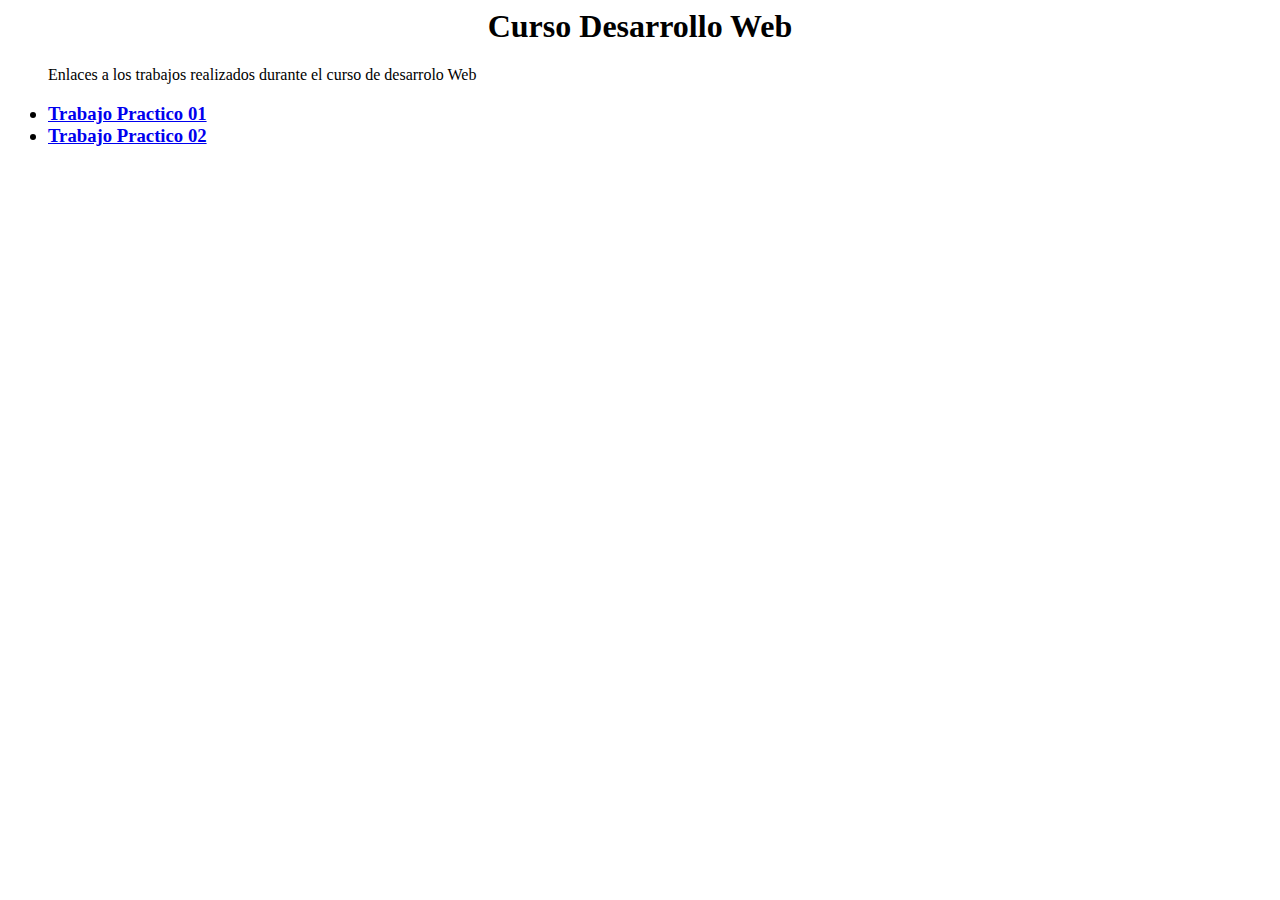
<file: index.html>
<html lang="en">
<head>
    <meta charset="UTF-8">
    <meta http-equiv="X-UA-Compatible" content="IE=edge">
    <meta name="viewport" content="width=device-width, initial-scale=1.0">
    <title>Mi Pagina Web</title>
</head>
<body>
    <h1 align="center">
        <strong> Curso Desarrollo Web </strong>
    </h1>
    <p>
        <blockquote>Enlaces a los trabajos realizados durante el curso de desarrolo Web</blockquote> 
    </p>
    <h3>
        <ul>
            <li> <a href="TP01/index.html">Trabajo Practico 01 </a></li>
            <li> <a href="TP02/index.html">Trabajo Practico 02 </a></li>
        </ul>
    </h3>
</body>
</html>
</file>
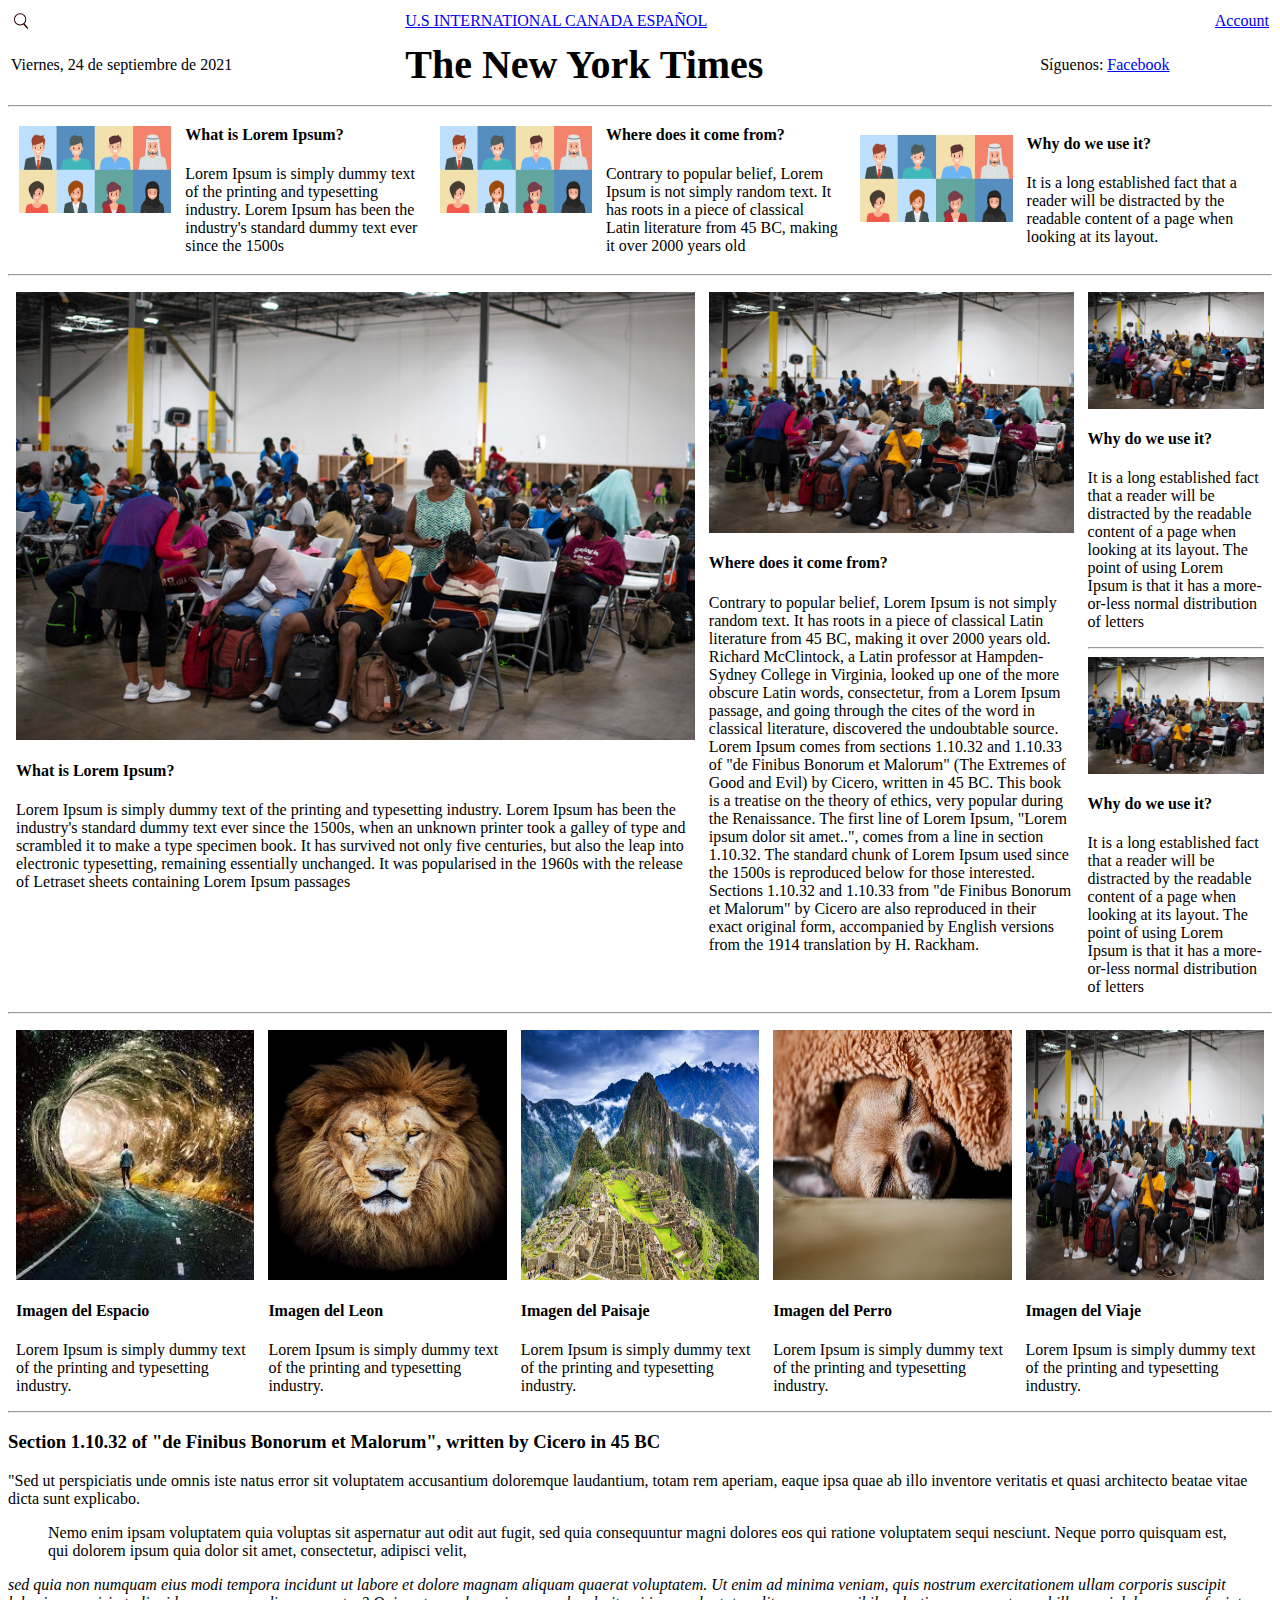
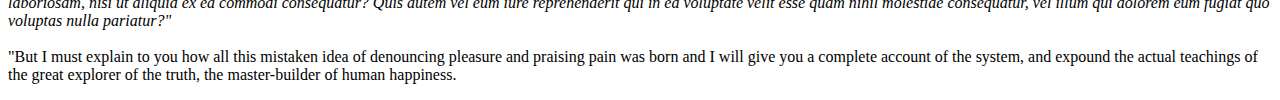
<file: TP01/index.html>
<html lang="en">
<head>
    <meta charset="UTF-8">
    <meta http-equiv="X-UA-Compatible" content="IE=edge">
    <meta name="viewport" content="width=device-width, initial-scale=1.0">
    <link rel="stylesheet" href="estilos.css">
    <title>Trabajo Practica 01 </title>
</head>
<body>
    <table width = "100%">
        <tr>
            <td > <img src="img/lupa.svg" alt="Lupa Buscar" width="20px" height="20px"> </td>
            <td > <a href="#"> U.S INTERNATIONAL CANADA ESPAÑOL</a></td>
            <td  align="right"> <a href="#">Account</a></td>
        </tr>
        <tr>
            <td > <p>Viernes, 24 de septiembre de 2021</p> </td>
            <td > <h1 >The New York Times</h1> </td>
            <td > <p>S&iacute;guenos: <a href="#">Facebook</a> </p> </td>
        </tr>
    </table>
    <hr>
    <table width = "100%">
        <tr>
            <td width = "33%"> 
                <table>
                <tr>
                    <td width = "40%" class="td-contenido">
                        <img src="img/personas.jpg" width="100%" height="100%" alt="Personas">
                    </td>
                    <td width = "60%" class="td-contenido">
                        <h4>
                            What is Lorem Ipsum?
                        </h4>
                        <p>
                            Lorem Ipsum is simply dummy text of the printing and typesetting industry. Lorem Ipsum has been the industry's standard dummy text ever since the 1500s
                        </p>
                    </td>
                </tr> 
                </table> 
            </td>
            <td width = "33%">
                <table>
                    <tr>
                        <td width = "40%" class="td-contenido">
                            <img src="img/personas.jpg" width="100%" height="100%" alt="Personas">
                        </td>
                        <td width = "60%" class="td-contenido">
                            <h4>
                                Where does it come from?
                            </h4>
                            <p>
                                Contrary to popular belief, Lorem Ipsum is not simply random text. It has roots in a piece of classical Latin literature from 45 BC, making it over 2000 years old
                            </p>
                        </td>
                    </tr> 
                </table> 
            </td>
            <td width = "33%">
                <table>
                    <tr>
                        <td width = "40%" class="td-contenido">
                            <img src="img/personas.jpg" width="100%" height="100%" alt="Personas">
                        </td>
                        <td width = "60%" class="td-contenido">
                            <h4>
                                Why do we use it?
                            </h4>
                            <p>
                                It is a long established fact that a reader will be distracted by the readable content of a page when looking at its layout. 
                            </p>
                        </td>
                    </tr> 
                </table> 
            </td>
        </tr>
    </table>
    <hr>
    <table >
        <tr>
            <td width = "55%" class="td-contenido">
                    <img src="img/viajando.jpg" alt="Personas Viajando" width="100%" height="100%">
                    <h4>
                        What is Lorem Ipsum?
                    </h4>
                    <p>
                        Lorem Ipsum is simply dummy text of the printing and typesetting industry. Lorem Ipsum has been the industry's standard dummy text ever since the 1500s, when an unknown printer took a galley of type and scrambled it to make a type specimen book. It has survived not only five centuries, but also the leap into electronic typesetting, remaining essentially unchanged. It was popularised in the 1960s with the release of Letraset sheets containing Lorem Ipsum passages
                    </p>
            </td>
            <td width = "30%" class="td-contenido">
                    <img src="img/viajando.jpg" alt="Personas Viajando" width="100%" height="100%">
                    <h4>
                        Where does it come from?
                    </h4>
                    <p>
                        Contrary to popular belief, Lorem Ipsum is not simply random text. It has roots in a piece of classical Latin literature from 45 BC, making it over 2000 years old. Richard McClintock, a Latin professor at Hampden-Sydney College in Virginia, looked up one of the more obscure Latin words, consectetur, from a Lorem Ipsum passage, and going through the cites of the word in classical literature, discovered the undoubtable source. Lorem Ipsum comes from sections 1.10.32 and 1.10.33 of "de Finibus Bonorum et Malorum" (The Extremes of Good and Evil) by Cicero, written in 45 BC. This book is a treatise on the theory of ethics, very popular during the Renaissance. The first line of Lorem Ipsum, "Lorem ipsum dolor sit amet..", comes from a line in section 1.10.32. The standard chunk of Lorem Ipsum used since the 1500s is reproduced below for those interested. Sections 1.10.32 and 1.10.33 from "de Finibus Bonorum et Malorum" by Cicero are also reproduced in their exact original form, accompanied by English versions from the 1914 translation by H. Rackham.
                    </p>
            </td>
            <td width = "25%" class="td-contenido">
                <div>
                    <img src="img/viajando.jpg" alt="Personas Viajando" width="100%" height="100%">
                    <h4>
                        Why do we use it?
                    </h4>
                    <p>
                        It is a long established fact that a reader will be distracted by the readable content of a page when looking at its layout. The point of using Lorem Ipsum is that it has a more-or-less normal distribution of letters
                    </p>
                </div>
                <hr>
                <div>
                    <img src="img/viajando.jpg" alt="Personas Viajando" width="100%" height="100%">
                    <h4>
                        Why do we use it?
                    </h4>
                    <p>
                        It is a long established fact that a reader will be distracted by the readable content of a page when looking at its layout. The point of using Lorem Ipsum is that it has a more-or-less normal distribution of letters
                    </p>                   
                </div>
            </td>
        </tr>
    </table>
    <hr>
    <table>
        <tr>
            <td width = "20%" class="td-contenido">
                <div>
                    <img src="img/espacio.jpeg" alt="" width="100%" height="250">
                    <h4>
                        Imagen del Espacio
                    </h4>
                    <p>
                        Lorem Ipsum is simply dummy text of the printing and typesetting industry.
                    </p>
                </div>
            </td>
            <td width = "20%" class="td-contenido">
                <div>
                    <img src="img/leon.jpg" alt="" width="100%" height="250">
                    <h4>
                        Imagen del Leon
                    </h4>
                    <p>
                        Lorem Ipsum is simply dummy text of the printing and typesetting industry.
                    </p>
                </div>
            </td>
            <td width = "20%" class="td-contenido">
                <div>
                    <img src="img/paisaje.jpg" alt="" width="100%" height="250">
                    <h4>
                        Imagen del Paisaje
                    </h4>
                    <p>
                        Lorem Ipsum is simply dummy text of the printing and typesetting industry.
                </div>
            </td>
            <td width = "20%" class="td-contenido">
                <div>
                    <img src="img/perro.jpg" alt="" width="100%" height="250">
                    <h4>
                        Imagen del Perro
                    </h4>
                    <p>
                        Lorem Ipsum is simply dummy text of the printing and typesetting industry.
                    </p>
                </div>
            </td>
            <td width = "20%" class="td-contenido">
                <div>
                    <img src="img/viajando.jpg" alt="" width="100%" height="250">
                    <h4>
                        Imagen del Viaje
                    </h4>
                    <p>
                        Lorem Ipsum is simply dummy text of the printing and typesetting industry.
                    </p>
                </div>
            </td>
        </tr>
    </table>
    <hr>
    <h3>
        Section 1.10.32 of "de Finibus Bonorum et Malorum", written by Cicero in 45 BC
    </h3>
    <p>
        "Sed ut perspiciatis unde omnis iste natus error sit voluptatem accusantium doloremque laudantium, totam rem aperiam, eaque ipsa quae ab illo inventore veritatis et quasi architecto beatae vitae dicta sunt explicabo. 
        <blockquote> 
            Nemo enim ipsam voluptatem quia voluptas sit aspernatur aut odit aut fugit, sed quia consequuntur magni dolores eos qui ratione voluptatem sequi nesciunt. Neque porro quisquam est, qui dolorem ipsum quia dolor sit amet, consectetur, adipisci velit,
        </blockquote> 
        <i> 
            sed quia non numquam eius modi tempora incidunt ut labore et dolore magnam aliquam quaerat voluptatem. Ut enim ad minima veniam, quis nostrum exercitationem ullam corporis suscipit laboriosam, nisi ut aliquid ex ea commodi consequatur? Quis autem vel eum iure reprehenderit qui in ea voluptate velit esse quam nihil molestiae consequatur, vel illum qui dolorem eum fugiat quo voluptas nulla pariatur?"
        </i>
        <br>
        <br> 
        "But I must explain to you how all this mistaken idea of denouncing pleasure and praising pain was born and I will give you a complete account of the system, and expound the actual teachings of the great explorer of the truth, the master-builder of human happiness. 
    </p>
</body>
</html>
</file>
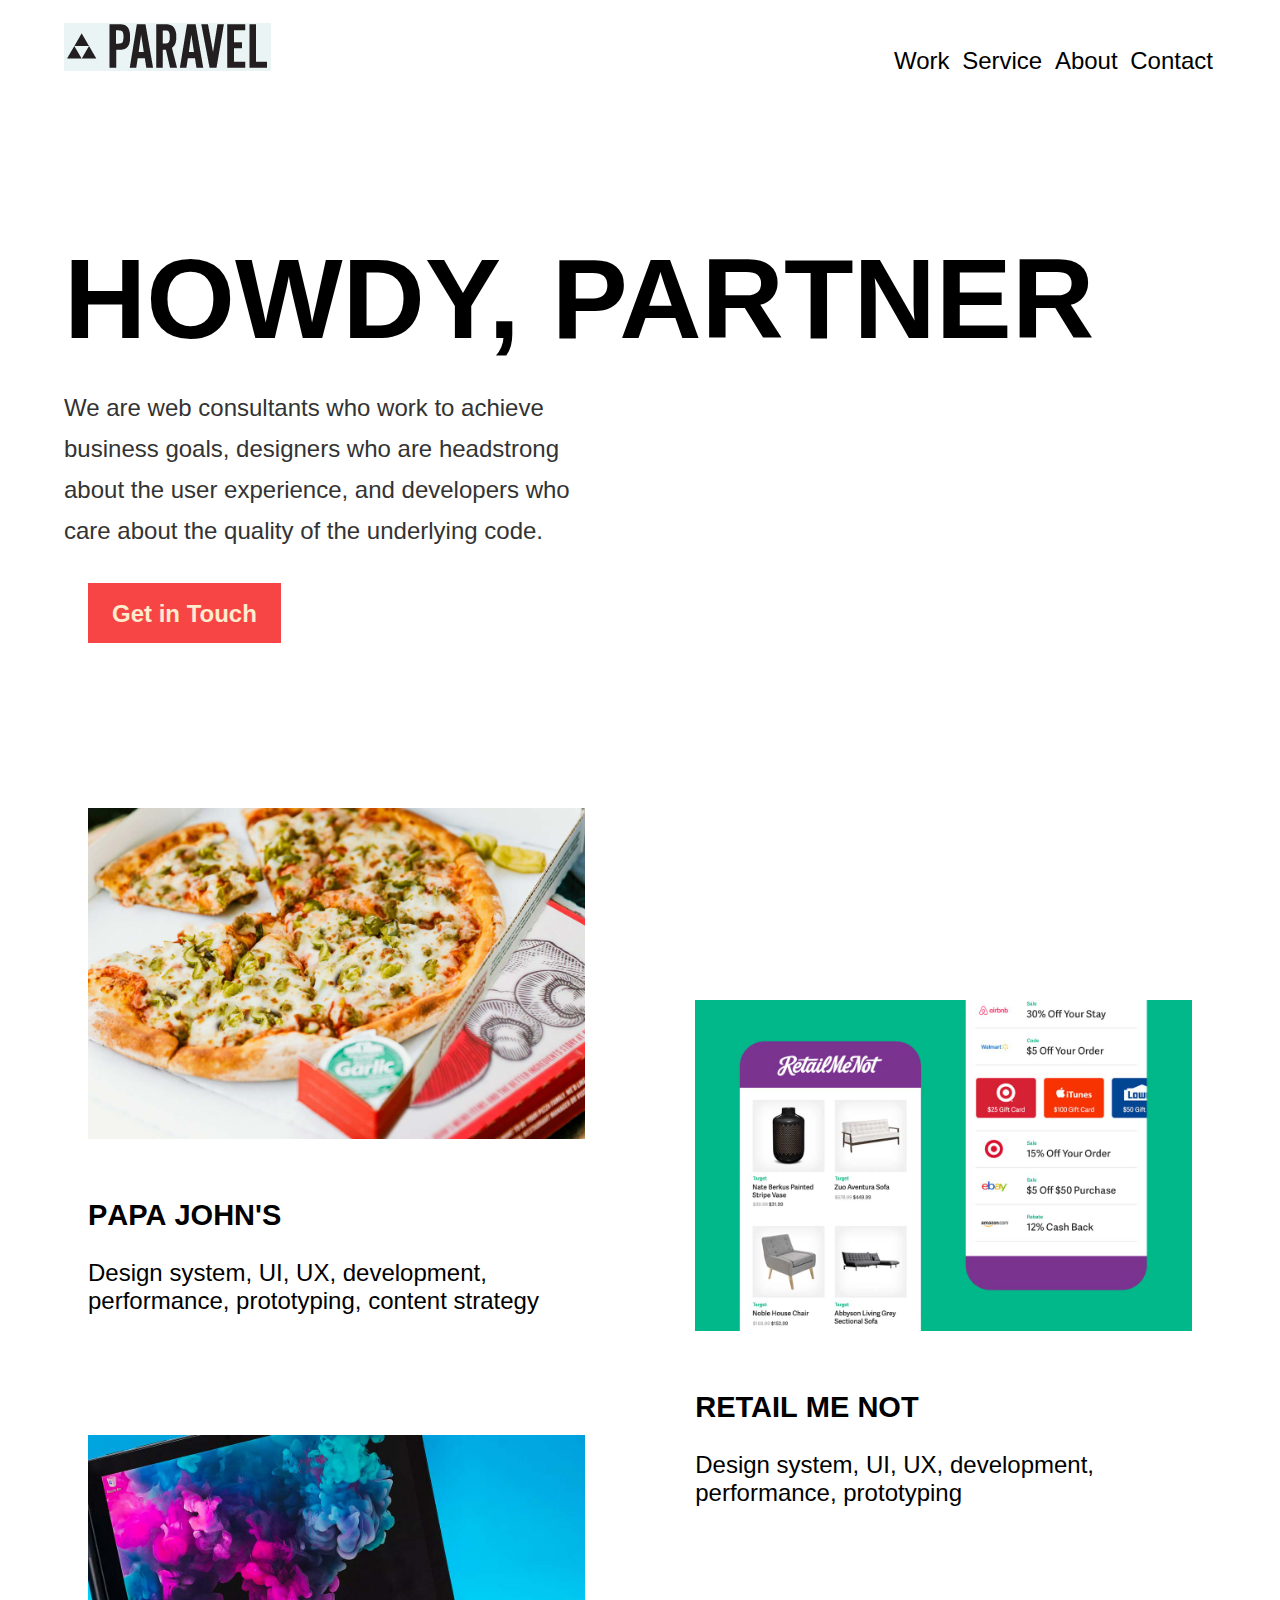
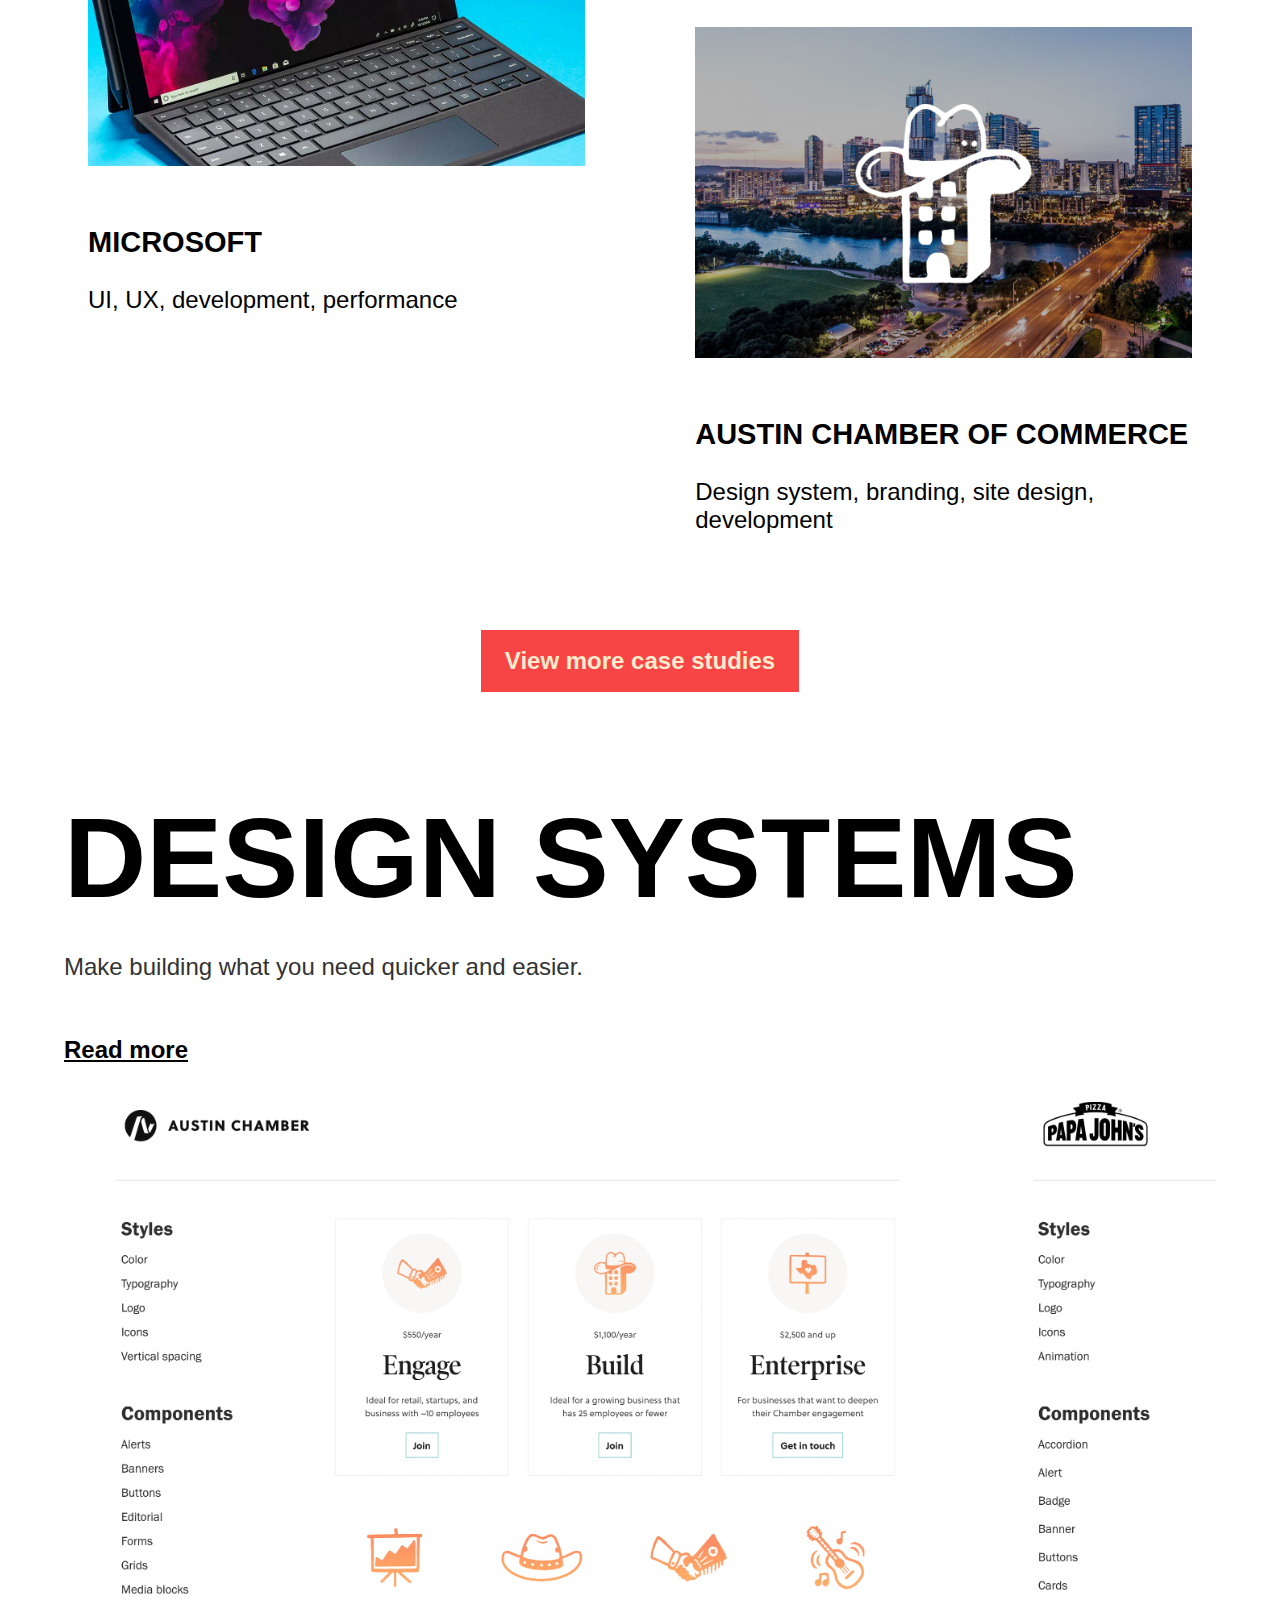
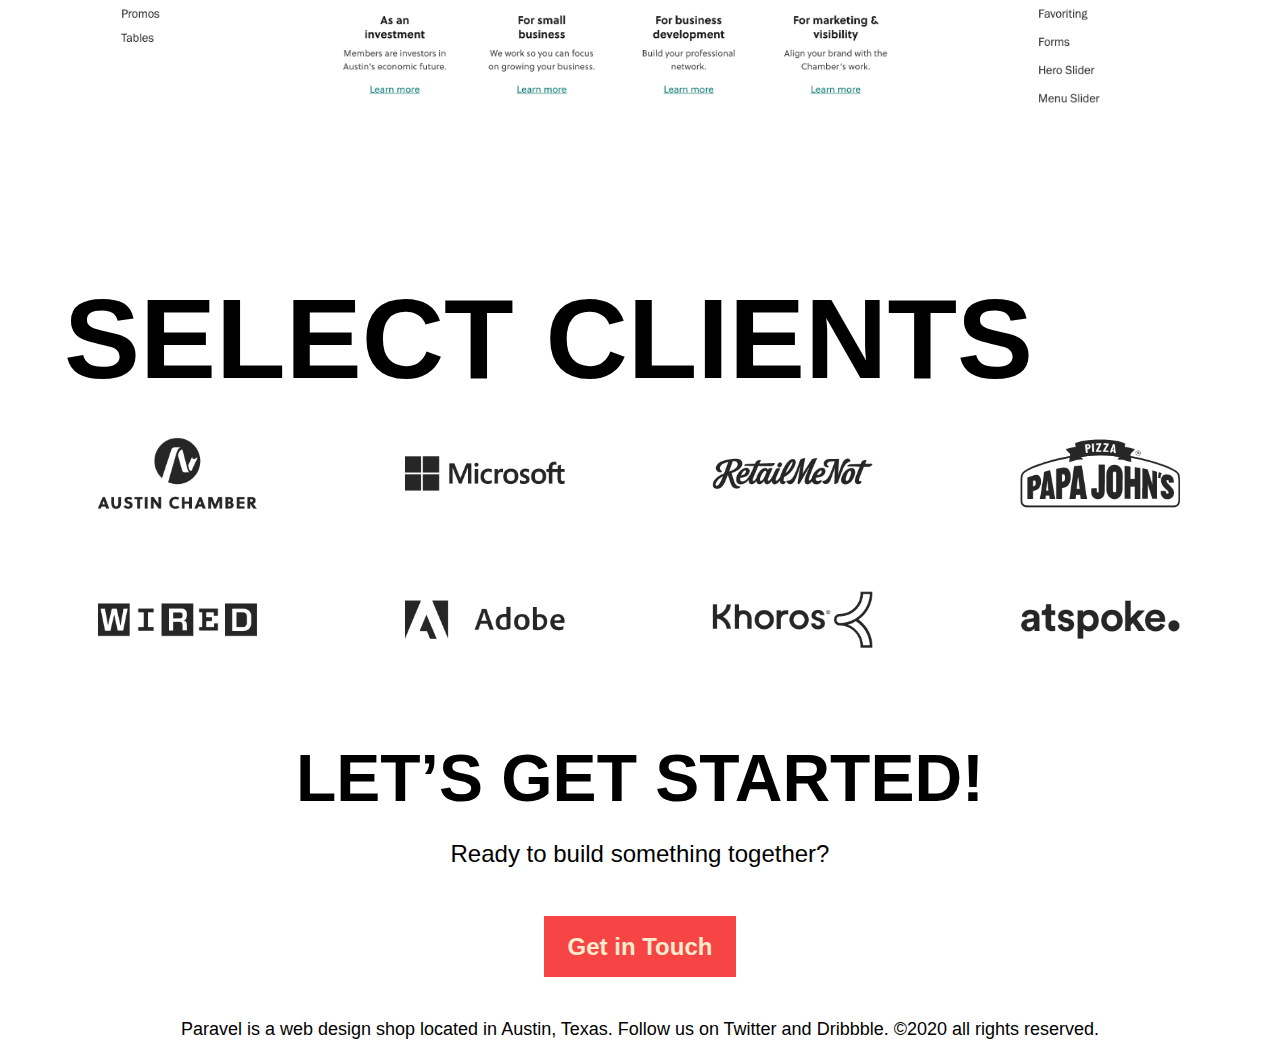
<file: TP02/index.html>
<!DOCTYPE html>
<html lang="en">
<head>
    <meta charset="UTF-8">
    <meta http-equiv="X-UA-Compatible" content="IE=edge">
    <meta name="viewport" content="width=device-width, initial-scale=1.0">
    <title>Trabajo Practico 02</title>
    <link rel="stylesheet" href="style.css">
</head>
<body>
    <div class="barra-titulo">
        <div>
            <img src="img/Logo.png" alt="" srcset="">
        </div>
        <div class="enlace-titulo">
            <a class="enlace" href="#">Work</a>
            <a class="enlace" href="#">Service</a>
            <a class="enlace" href="#">About</a>
            <a class="enlace" href="#">Contact</a> 
        </div>
    </div>
    <div class="principal">
        <h1>
            HOWDY, PARTNER
        </h1>
        <p class="texto-principal">
            We are web consultants who work to achieve business goals, designers who are headstrong about
            the user experience, and developers who care about the quality of the underlying code.
        </p>
        <a class = "boton-naranja" href="#">Get in Touch</a>
    </div>
    <div class="contenido">
        <div class="item-izquierda">
            <img src="img/papa-johns.jpg" alt="" width="100%">
            <h3>
                Papa John's
            </h3>
            <p class="texto-resaltado">
                Design system, UI, UX, development, performance, prototyping, content strategy
            </p>
        </div>
        <div class="item-derecha">
            <img src="img/rmn.jpg" alt="" width="100%">
            <h3>
                Retail Me Not
            </h3>
            <p class="texto-resaltado">
                Design system, UI, UX, development, performance, prototyping
            </p>
        </div>
        <div class="item-izquierda">
            <img src="img/microsoft.jpg" alt="" width="100%">
            <h3>
                Microsoft
            </h3>
            <p class="texto-resaltado">
                UI, UX, development, performance
            </p>
        </div>
        <div class="item-derecha">
            <img src="img/chamber.jpg" alt="" width="100%">
            <h3>
                Austin Chamber of Commerce
            </h3>
            <p class="texto-resaltado">
                Design system, branding, site design, development
            </p>
        </div>
    </div>
    
    <div class="boton-centrado">
        <a class="boton-naranja" href="#">View more case studies</a>
    </div>

    <div class="diseños">
        <h1>
            DESIGN SYSTEMS
        </h1>
        <p class="texto-principal">
            Make building what you need quicker and easier.
        </p>
        <a href="#" style="font-weight: bold;">Read more</a>       
    </div>

    <div class="menu-desplazable">
        <div class="item-menu">
            <img src="img/scroll1.png" alt="">
        </div>
        <div class="item-menu">
            <img src="img/scroll2.png" alt="">
        </div>
        <div class="item-menu">
            <img src="img/scroll3.png" alt="">
        </div>
        <div class="item-menu"> 
            <img src="img/scroll4.png" alt="">
        </div>
    </div>

    <div class="clientes">
        <h1>
            SELECT CLIENTS
        </h1>
        <img src="img/clientes.png" alt="">
    </div>

    <div class="pie">
        <div>
            <h2>
                LET’S GET STARTED!
            </h2>
        </div>
        <div>
            <p>
                Ready to build something together?
            </p>
        </div>
        <div class="boton-centrado">
            <a class="boton-naranja" href="#">  Get in Touch  </a>
        </div>

        <p class="letra-chica">
            Paravel is a web design shop located in Austin, Texas.
            Follow us on Twitter and Dribbble. ©2020 all rights reserved.
        </p>
    </div>


</body>
</html>
</file>
<file: TP01/estilos.css>
h1 {
    font-size: 40px;
    font-family:"Brush Script MT";
    margin: 6px auto 6px auto;
}

.tabla-contenido{
    padding: 3px;
}

.td-contenido{
    vertical-align: top;
    padding: 6px;
}
</file>
<file: TP02/style.css>
body{
    width: 90%;
    margin: 3px auto;
    font-family: sans-serif;
    font-style: normal;
    font-size: 1.5em;

}
img{
    width: 100%;
}

.enlace{
    text-decoration: none;
    margin: 3px;
    color: black;
    
}

.enlace:hover{
    color: lightcoral;
}

.barra-titulo{
    display: flex;
    justify-content: space-between;
    padding-top: 20px;
    padding-bottom: 20px;
    align-items: flex-end;
}

.enlace-titulo{
    margin-bottom: 2px;
}

.principal{
    padding: 2.5em 0px;
}

h1{
    font-size: 4.75em;
    font-family: 'Franklin Gothic Medium', 'Arial Narrow', Arial, sans-serif;
    margin-bottom: 0;
}
h2{
    font-size: 2.75em;
    font-family: 'Franklin Gothic Medium', 'Arial Narrow', Arial, sans-serif;
    margin-bottom: 0;   
}
h3{
    font-size: 1.75em;
    font-variant-caps: all-petite-caps;
    font-family: 'Franklin Gothic Medium', 'Arial Narrow', Arial, sans-serif;
    margin-bottom: 0;
}

.texto-principal{
    margin-right: 25em;
    line-height: 1.7;
    color: #333;
    margin-bottom: 2em;
}
.texto-resaltado:hover{
    color: lightcoral;
    cursor: pointer;
}

.boton-naranja{
    text-decoration: none;
    padding: 0.7em 1em 0.7em;
    color: blanchedalmond;
    background-color: #f74545;
    font-weight: bold;
    margin: 1em;
}

.boton-naranja:hover{
    background-color:black;
    cursor: pointer;
}

.contenido{
    display: flex;
    justify-content: space-between;
    margin-top: 7em;
    padding-top: 2em;
    margin-left: 1em;
    margin-right: 1em;
    margin-bottom: 2em;
    flex-wrap: wrap;
}
.item-izquierda{
    width: 45%;
    margin-top: -4em;
}

.item-derecha{
    width: 45%;
    margin-top: 4em;
}

.boton-centrado{
    display: flex;
    justify-content:center;
}

a{
    text-decoration: underline;
    color: black;
}
.menu-desplazable{
    overflow-y: hidden;
    overflow-x: auto;
    white-space: nowrap;
    width: auto;
    height: auto;
    
}
.item-menu{
    width: 900px;
    height: auto;
    margin: 0 10px 0 0;
    padding: 0;
    display: inline-block;
    text-align: center;
}
.clientes{
    margin: 3em auto;
}
.pie{
    display:inline ;
    justify-content: center;
    flex-wrap: wrap;
    text-align: center;
}
.letra-chica{
    font-size: 0.75em;
}
</file>
